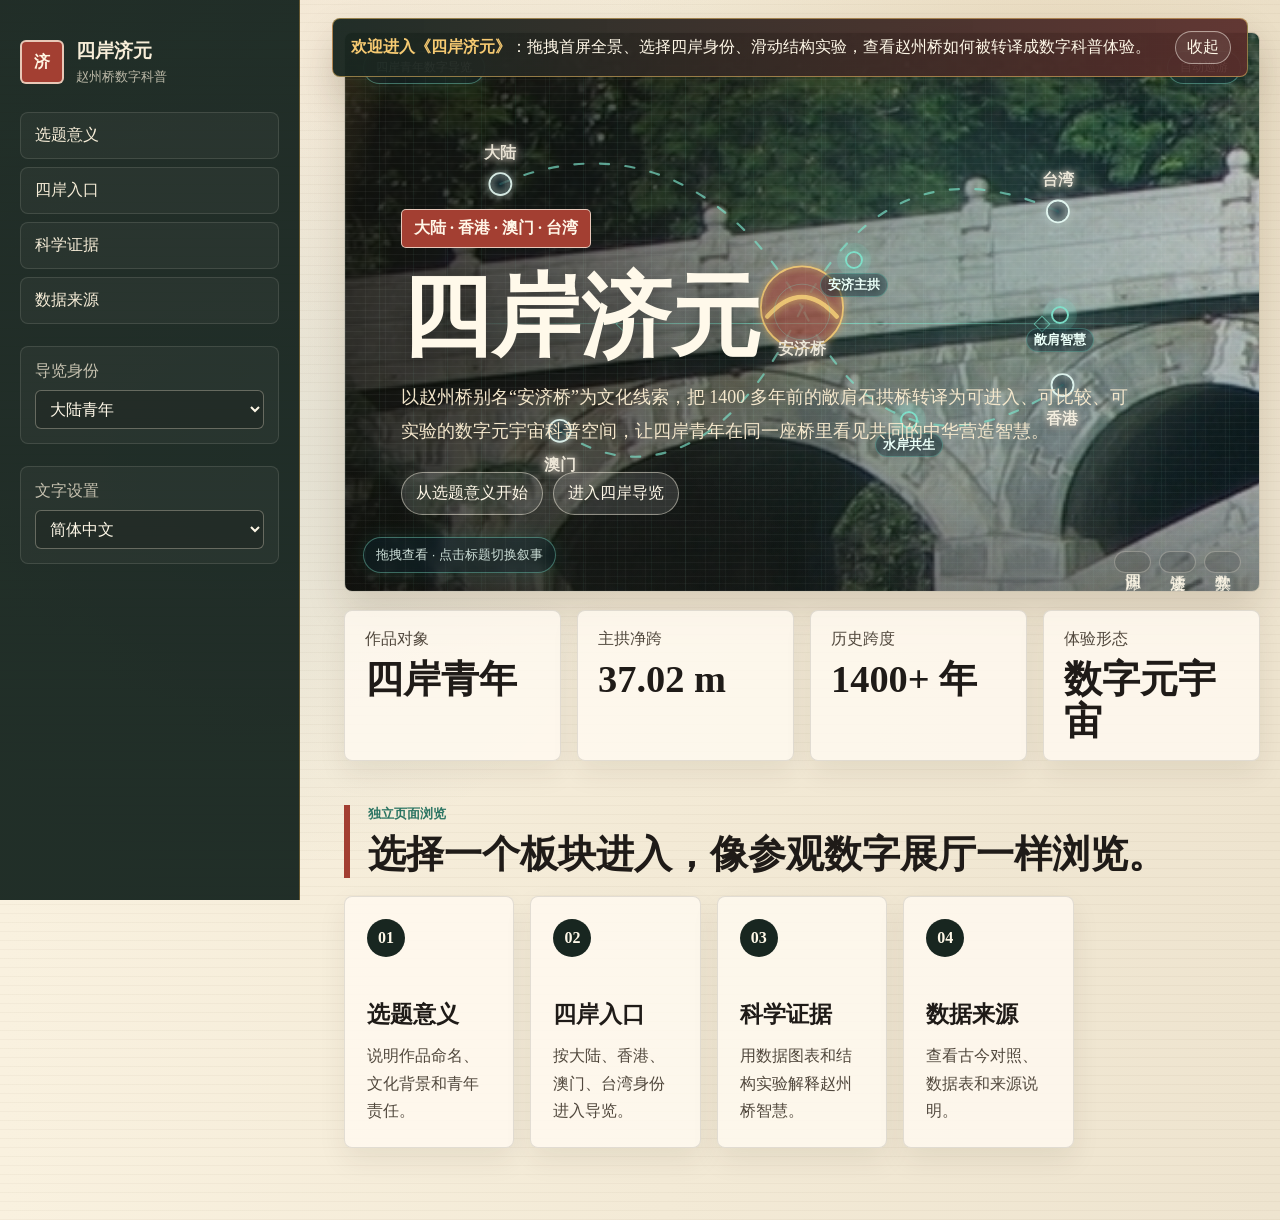
<file: index.html>
<!doctype html>
<html lang="zh-CN">
<head>
  <meta charset="utf-8">
  <meta name="viewport" content="width=device-width, initial-scale=1">
  <title>四岸济元 | 赵州桥数字元宇宙科普作品</title>
  <link rel="stylesheet" href="styles.css">
</head>
<body>
  <div class="scroll-progress" id="scrollProgress" aria-hidden="true"></div>
  <div id="welcomeMount"></div>

  <button class="nav-toggle" type="button" aria-label="打开导航" aria-expanded="false">
    <span></span><span></span><span></span>
  </button>
  <div class="nav-scrim" data-close-nav></div>

  <aside class="side-nav" aria-label="作品导航">
    <a class="brand" href="index.html" aria-label="回到首页">
      <span class="brand-mark">济</span>
      <span>
        <strong>四岸济元</strong>
        <small>赵州桥数字科普</small>
      </span>
    </a>
    <nav class="nav-links">
      <a href="origin.html">选题意义</a>
      <a href="four-shores.html">四岸入口</a>
      <a href="science.html">科学证据</a>
      <a href="evidence.html">数据来源</a>
    </nav>
    <div class="nav-panel">
      <span>导览身份</span>
      <select id="shoreSelect" aria-label="选择四岸青年导览身份">
        <option value="mainland">大陆青年</option>
        <option value="hongkong">香港青年</option>
        <option value="macau">澳门青年</option>
        <option value="taiwan">台湾青年</option>
      </select>
    </div>
    <div class="nav-panel">
      <span>文字设置</span>
      <select id="scriptSelect" aria-label="选择简体或繁体显示">
        <option value="zh-Hans">简体中文</option>
        <option value="zh-Hant">繁體中文</option>
      </select>
    </div>
  </aside>

  <main id="top" class="page-shell">
    <section class="hero" id="arPanoramaSection">
      <div class="hero-media panorama-view" id="panoramaView" role="img" aria-label="赵州桥沉浸式全景视窗，支持拖拽查看">
        <div class="panorama-layer" id="panoramaLayer"></div>
        <div class="ar-vignette"></div>
        <div class="ar-scanline"></div>
        <div class="ar-horizon"></div>
        <svg class="shore-network" viewBox="0 0 1000 520" aria-hidden="true">
          <defs>
            <filter id="networkGlow" x="-20%" y="-20%" width="140%" height="140%">
              <feGaussianBlur stdDeviation="4" result="blur"/>
              <feMerge>
                <feMergeNode in="blur"/>
                <feMergeNode in="SourceGraphic"/>
              </feMerge>
            </filter>
          </defs>
          <path class="network-route route-mainland" d="M170 120 C300 64 420 114 500 255"/>
          <path class="network-route route-hongkong" d="M785 340 C670 420 565 392 500 255"/>
          <path class="network-route route-macau" d="M235 390 C330 456 430 405 500 255"/>
          <path class="network-route route-taiwan" d="M780 150 C666 98 570 126 500 255"/>
          <g class="network-center" filter="url(#networkGlow)">
            <circle cx="500" cy="255" r="45"/>
            <path d="M462 265 Q500 222 538 265" fill="none"/>
            <text x="500" y="306" text-anchor="middle">安济桥</text>
          </g>
          <g class="network-node node-mainland" filter="url(#networkGlow)">
            <circle cx="170" cy="120" r="12"/>
            <text x="170" y="91" text-anchor="middle">大陆</text>
          </g>
          <g class="network-node node-hongkong" filter="url(#networkGlow)">
            <circle cx="785" cy="340" r="12"/>
            <text x="785" y="383" text-anchor="middle">香港</text>
          </g>
          <g class="network-node node-macau" filter="url(#networkGlow)">
            <circle cx="235" cy="390" r="12"/>
            <text x="235" y="433" text-anchor="middle">澳门</text>
          </g>
          <g class="network-node node-taiwan" filter="url(#networkGlow)">
            <circle cx="780" cy="150" r="12"/>
            <text x="780" y="121" text-anchor="middle">台湾</text>
          </g>
        </svg>
        <div class="data-pulse pulse-one"></div>
        <div class="data-pulse pulse-two"></div>
        <div class="ar-chip ar-chip-left">四岸青年数字导览</div>
        <div class="ar-chip ar-chip-right"><span id="panoramaAngle">自动巡游</span></div>
        <div class="ar-hotspot hotspot-main" data-tip="安济桥主拱净跨 37.02 m，低矢高长拱让石桥兼具通行、受力与东方线条美。"><span></span><b>安济主拱</b></div>
        <div class="ar-hotspot hotspot-shoulder" data-tip="敞肩小拱扩大过水面积、减轻桥体自重，是赵州桥最具创新性的结构解法。"><span></span><b>敞肩智慧</b></div>
        <div class="ar-hotspot hotspot-water" data-tip="桥、河、岸、影共同成景，适合用数字空间讲清楚中华营造的生态观。"><span></span><b>水岸共生</b></div>
        <div class="panorama-help">拖拽查看 · 点击标题切换叙事</div>
      </div>
      <div class="hero-copy">
        <span class="seal">大陆 · 香港 · 澳门 · 台湾</span>
        <h1 id="heroTitle" tabindex="0">四岸济元</h1>
        <p id="heroText">以赵州桥别名“安济桥”为文化线索，把 1400 多年前的敞肩石拱桥转译为可进入、可比较、可实验的数字元宇宙科普空间，让四岸青年在同一座桥里看见共同的中华营造智慧。</p>
        <div class="hero-actions" aria-label="主要操作">
          <a href="origin.html">从选题意义开始</a>
          <a href="four-shores.html">进入四岸导览</a>
        </div>
      </div>
      <div class="scroll-ribbon" aria-hidden="true">
        <span>四岸同源</span><span>安济通达</span><span>数字共学</span>
      </div>
    </section>

    <section class="kpi-strip" aria-label="关键指标">
      <article class="kpi-card"><span>作品对象</span><strong>四岸青年</strong></article>
      <article class="kpi-card"><span>主拱净跨</span><strong>37.02 m</strong></article>
      <article class="kpi-card"><span>历史跨度</span><strong>1400+ 年</strong></article>
      <article class="kpi-card"><span>体验形态</span><strong>数字元宇宙</strong></article>
    </section>

    <section class="chapter portal-chapter">
      <div class="chapter-head">
        <small>独立页面浏览</small>
        <h2>选择一个板块进入，像参观数字展厅一样浏览。</h2>
        
      </div>
      <div class="page-card-grid">
        <a class="page-card" href="origin.html"><span>01</span><strong>选题意义</strong><p>说明作品命名、文化背景和青年责任。</p></a>
        <a class="page-card" href="four-shores.html"><span>02</span><strong>四岸入口</strong><p>按大陆、香港、澳门、台湾身份进入导览。</p></a>
        <a class="page-card" href="science.html"><span>03</span><strong>科学证据</strong><p>用数据图表和结构实验解释赵州桥智慧。</p></a>
        <a class="page-card" href="evidence.html"><span>04</span><strong>数据来源</strong><p>查看古今对照、数据表和来源说明。</p></a>
      </div>
    </section>
  </main>

  <div id="tooltip" class="tooltip" hidden></div>
  <script src="script.js" defer></script>
</body>
</html>
</file>
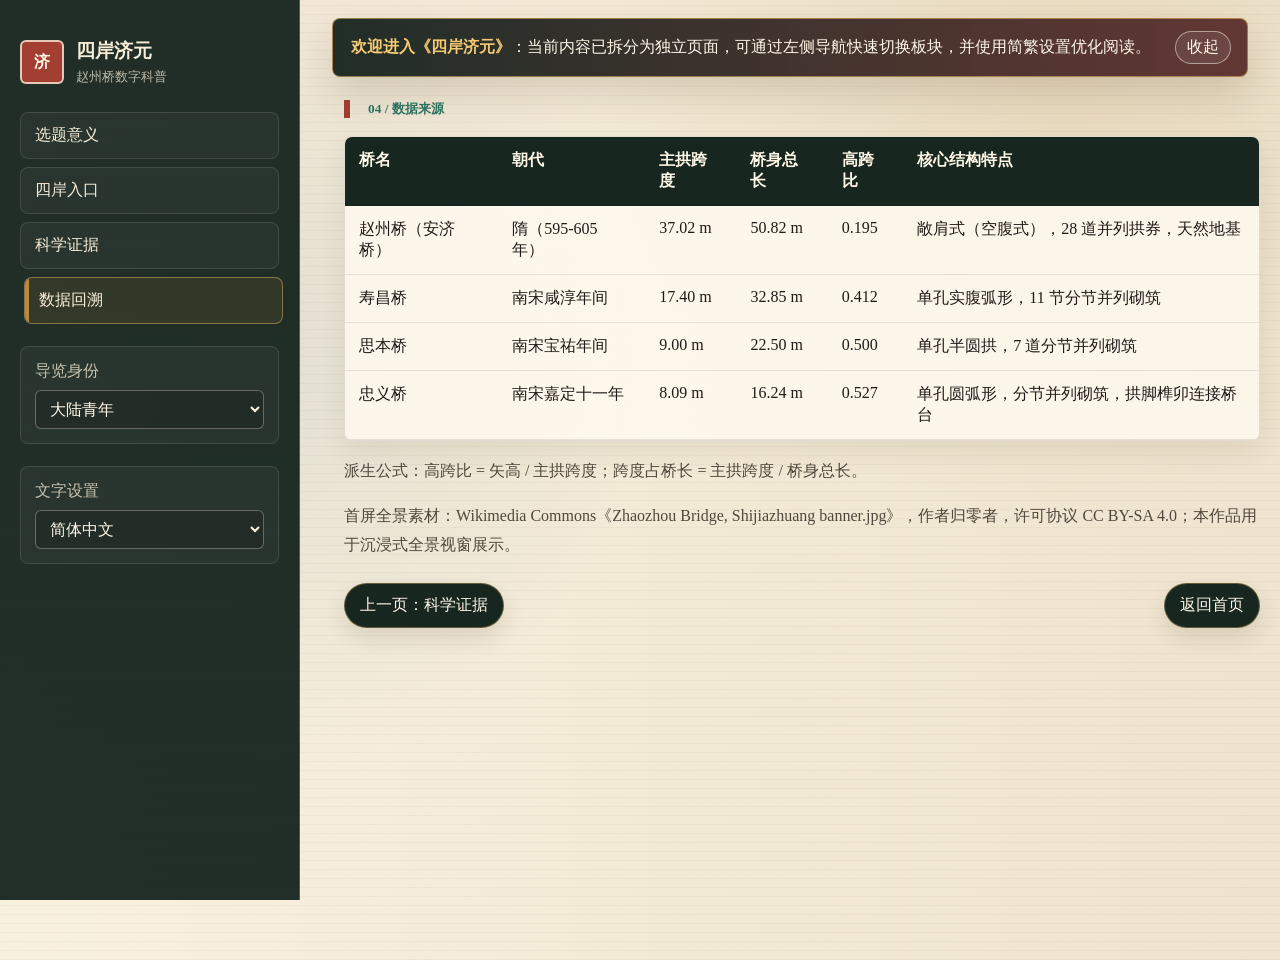
<file: evidence.html>
<!doctype html>
<html lang="zh-CN">
<head>
  <meta charset="utf-8">
  <meta name="viewport" content="width=device-width, initial-scale=1">
  <title>数据来源 | 四岸济元</title>
  <link rel="stylesheet" href="styles.css">
</head>
<body>
  <div class="scroll-progress" id="scrollProgress" aria-hidden="true"></div>
  <div id="welcomeMount"></div>
  <button class="nav-toggle" type="button" aria-label="打开导航" aria-expanded="false"><span></span><span></span><span></span></button>
  <div class="nav-scrim" data-close-nav></div>

  <aside class="side-nav" aria-label="作品导航">
    <a class="brand" href="index.html" aria-label="回到首页">
      <span class="brand-mark">济</span>
      <span><strong>四岸济元</strong><small>赵州桥数字科普</small></span>
    </a>
    <nav class="nav-links">
      <a href="origin.html">选题意义</a>
      <a href="four-shores.html">四岸入口</a>
      <a href="science.html">科学证据</a>
      <a class="is-active" href="evidence.html">数据回溯</a>
    </nav>
    <div class="nav-panel">
      <span>导览身份</span>
      <select id="shoreSelect" aria-label="选择四岸青年导览身份">
        <option value="mainland">大陆青年</option>
        <option value="hongkong">香港青年</option>
        <option value="macau">澳门青年</option>
        <option value="taiwan">台湾青年</option>
      </select>
    </div>
    <div class="nav-panel">
      <span>文字设置</span>
      <select id="scriptSelect" aria-label="选择简体或繁体显示">
        <option value="zh-Hans">简体中文</option>
        <option value="zh-Hant">繁體中文</option>
      </select>
    </div>
  </aside>

  <main id="top" class="page-shell subpage-shell">
    <section id="evidence" class="chapter page-chapter">
      <div class="chapter-head">
        <small>04 / 数据来源</small>
        
      </div>
      <div class="table-wrap">
        <table>
          <thead>
            <tr>
              <th>桥名</th><th>朝代</th><th>主拱跨度</th><th>桥身总长</th><th>高跨比</th><th>核心结构特点</th>
            </tr>
          </thead>
          <tbody id="dataRows"></tbody>
        </table>
      </div>
      <p class="source-note">派生公式：高跨比 = 矢高 / 主拱跨度；跨度占桥长 = 主拱跨度 / 桥身总长。</p>
      <p class="source-note">首屏全景素材：Wikimedia Commons《Zhaozhou Bridge, Shijiazhuang banner.jpg》，作者归零者，许可协议 CC BY-SA 4.0；本作品用于沉浸式全景视窗展示。</p>
      <div class="page-next">
        <a href="science.html">上一页：科学证据</a>
        <a href="index.html">返回首页</a>
      </div>
    </section>
  </main>

  <div id="tooltip" class="tooltip" hidden></div>
  <script src="script.js" defer></script>
</body>
</html>
</file>
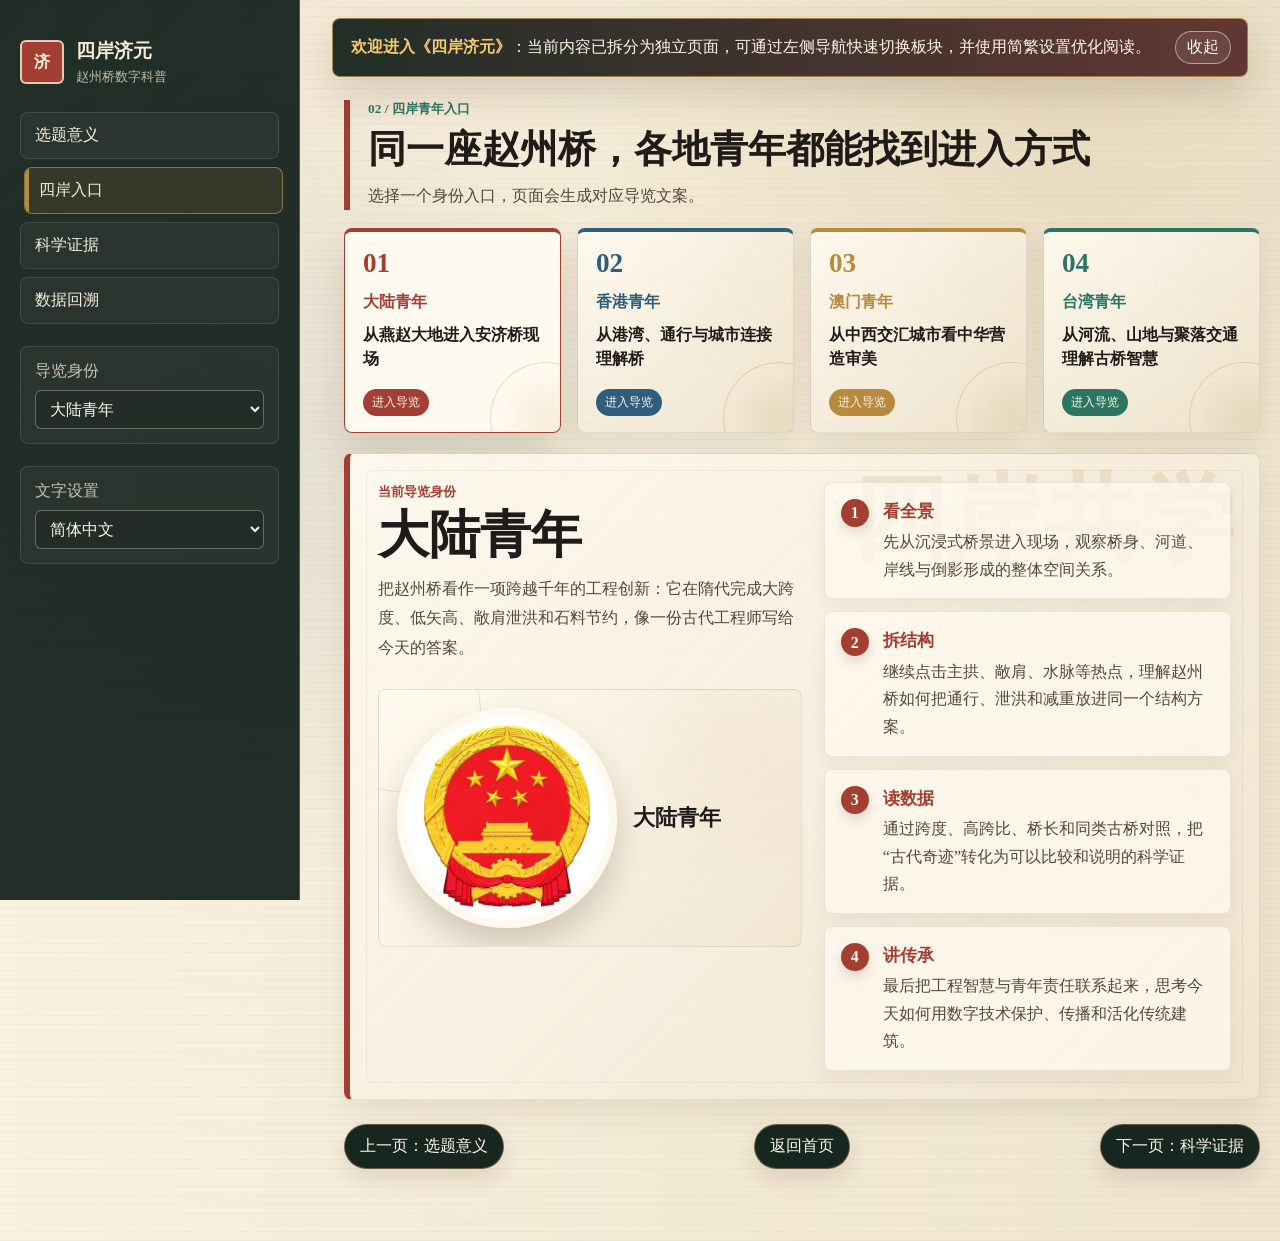
<file: four-shores.html>
<!doctype html>
<html lang="zh-CN">
<head>
  <meta charset="utf-8">
  <meta name="viewport" content="width=device-width, initial-scale=1">
  <title>四岸入口 | 四岸济元</title>
  <link rel="stylesheet" href="styles.css">
</head>
<body>
  <div class="scroll-progress" id="scrollProgress" aria-hidden="true"></div>
  <div id="welcomeMount"></div>
  <button class="nav-toggle" type="button" aria-label="打开导航" aria-expanded="false"><span></span><span></span><span></span></button>
  <div class="nav-scrim" data-close-nav></div>

  <aside class="side-nav" aria-label="作品导航">
    <a class="brand" href="index.html" aria-label="回到首页">
      <span class="brand-mark">济</span>
      <span><strong>四岸济元</strong><small>赵州桥数字科普</small></span>
    </a>
    <nav class="nav-links">
      <a href="origin.html">选题意义</a>
      <a class="is-active" href="four-shores.html">四岸入口</a>
      <a href="science.html">科学证据</a>
      <a href="evidence.html">数据回溯</a>
    </nav>
    <div class="nav-panel">
      <span>导览身份</span>
      <select id="shoreSelect" aria-label="选择四岸青年导览身份">
        <option value="mainland">大陆青年</option>
        <option value="hongkong">香港青年</option>
        <option value="macau">澳门青年</option>
        <option value="taiwan">台湾青年</option>
      </select>
    </div>
    <div class="nav-panel">
      <span>文字设置</span>
      <select id="scriptSelect" aria-label="选择简体或繁体显示">
        <option value="zh-Hans">简体中文</option>
        <option value="zh-Hant">繁體中文</option>
      </select>
    </div>
  </aside>

  <main id="top" class="page-shell subpage-shell">
    <section id="fourShores" class="chapter page-chapter">
      <div class="chapter-head">
        <small>02 / 四岸青年入口</small>
        <h2>同一座赵州桥，各地青年都能找到进入方式</h2>
        <p>选择一个身份入口，页面会生成对应导览文案。</p>
      </div>
      <div class="shore-grid" id="shoreCards" aria-label="四岸导览入口"></div>
      <article class="shore-panel" id="shorePanel" aria-live="polite"></article>
      <div class="page-next">
        <a href="origin.html">上一页：选题意义</a>
        <a href="index.html">返回首页</a>
        <a href="science.html">下一页：科学证据</a>
      </div>
    </section>
  </main>

  <div id="tooltip" class="tooltip" hidden></div>
  <script src="script.js" defer></script>
</body>
</html>
</file>
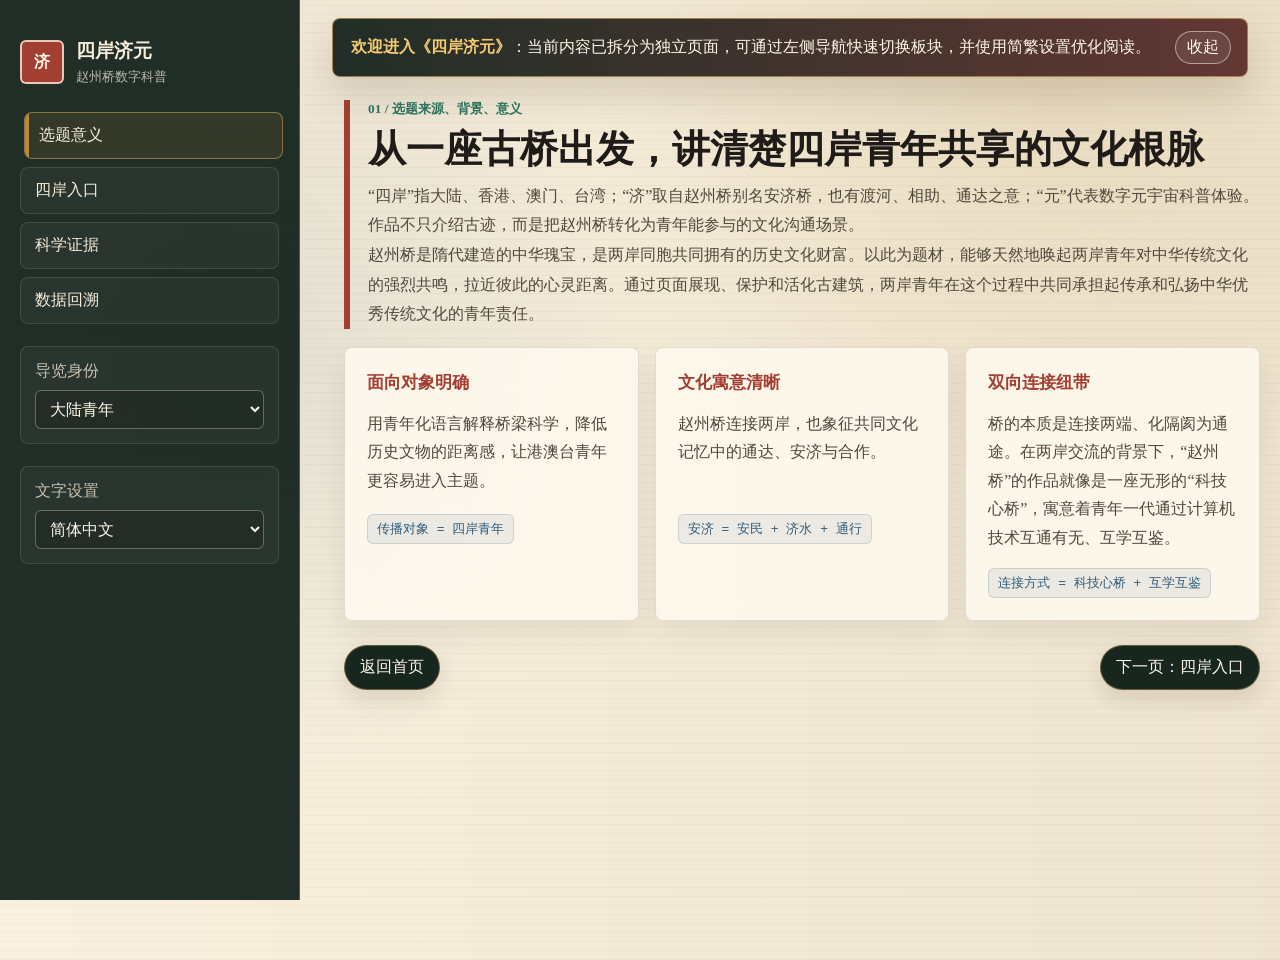
<file: origin.html>
<!doctype html>
<html lang="zh-CN">
<head>
  <meta charset="utf-8">
  <meta name="viewport" content="width=device-width, initial-scale=1">
  <title>选题意义 | 四岸济元</title>
  <link rel="stylesheet" href="styles.css">
</head>
<body>
  <div class="scroll-progress" id="scrollProgress" aria-hidden="true"></div>
  <div id="welcomeMount"></div>
  <button class="nav-toggle" type="button" aria-label="打开导航" aria-expanded="false"><span></span><span></span><span></span></button>
  <div class="nav-scrim" data-close-nav></div>

  <aside class="side-nav" aria-label="作品导航">
    <a class="brand" href="index.html" aria-label="回到首页">
      <span class="brand-mark">济</span>
      <span><strong>四岸济元</strong><small>赵州桥数字科普</small></span>
    </a>
    <nav class="nav-links">
      <a class="is-active" href="origin.html">选题意义</a>
      <a href="four-shores.html">四岸入口</a>
      <a href="science.html">科学证据</a>
      <a href="evidence.html">数据回溯</a>
    </nav>
    <div class="nav-panel">
      <span>导览身份</span>
      <select id="shoreSelect" aria-label="选择四岸青年导览身份">
        <option value="mainland">大陆青年</option>
        <option value="hongkong">香港青年</option>
        <option value="macau">澳门青年</option>
        <option value="taiwan">台湾青年</option>
      </select>
    </div>
    <div class="nav-panel">
      <span>文字设置</span>
      <select id="scriptSelect" aria-label="选择简体或繁体显示">
        <option value="zh-Hans">简体中文</option>
        <option value="zh-Hant">繁體中文</option>
      </select>
    </div>
  </aside>

  <main id="top" class="page-shell subpage-shell">
    <section id="origin" class="chapter page-chapter">
      <div class="chapter-head">
        <small>01 / 选题来源、背景、意义</small>
        <h2>从一座古桥出发，讲清楚四岸青年共享的文化根脉</h2>
        <p>“四岸”指大陆、香港、澳门、台湾；“济”取自赵州桥别名安济桥，也有渡河、相助、通达之意；“元”代表数字元宇宙科普体验。作品不只介绍古迹，而是把赵州桥转化为青年能参与的文化沟通场景。</p>
        <p>赵州桥是隋代建造的中华瑰宝，是两岸同胞共同拥有的历史文化财富。以此为题材，能够天然地唤起两岸青年对中华传统文化的强烈共鸣，拉近彼此的心灵距离。通过页面展现、保护和活化古建筑，两岸青年在这个过程中共同承担起传承和弘扬中华优秀传统文化的青年责任。</p>
      </div>
      <div class="insight-grid">
        <article class="insight-card">
          <b>面向对象明确</b>
          <p>用青年化语言解释桥梁科学，降低历史文物的距离感，让港澳台青年更容易进入主题。</p>
          <code>传播对象 = 四岸青年</code>
        </article>
        <article class="insight-card">
          <b>文化寓意清晰</b>
          <p>赵州桥连接两岸，也象征共同文化记忆中的通达、安济与合作。</p>
          <code>安济 = 安民 + 济水 + 通行</code>
        </article>
        <article class="insight-card">
          <b>双向连接纽带</b>
          <p>桥的本质是连接两端、化隔阂为通途。在两岸交流的背景下，“赵州桥”的作品就像是一座无形的“科技心桥”，寓意着青年一代通过计算机技术互通有无、互学互鉴。</p>
          <code>连接方式 = 科技心桥 + 互学互鉴</code>
        </article>
      </div>
      <div class="page-next">
        <a href="index.html">返回首页</a>
        <a href="four-shores.html">下一页：四岸入口</a>
      </div>
    </section>
  </main>

  <div id="tooltip" class="tooltip" hidden></div>
  <script src="script.js" defer></script>
</body>
</html>
</file>
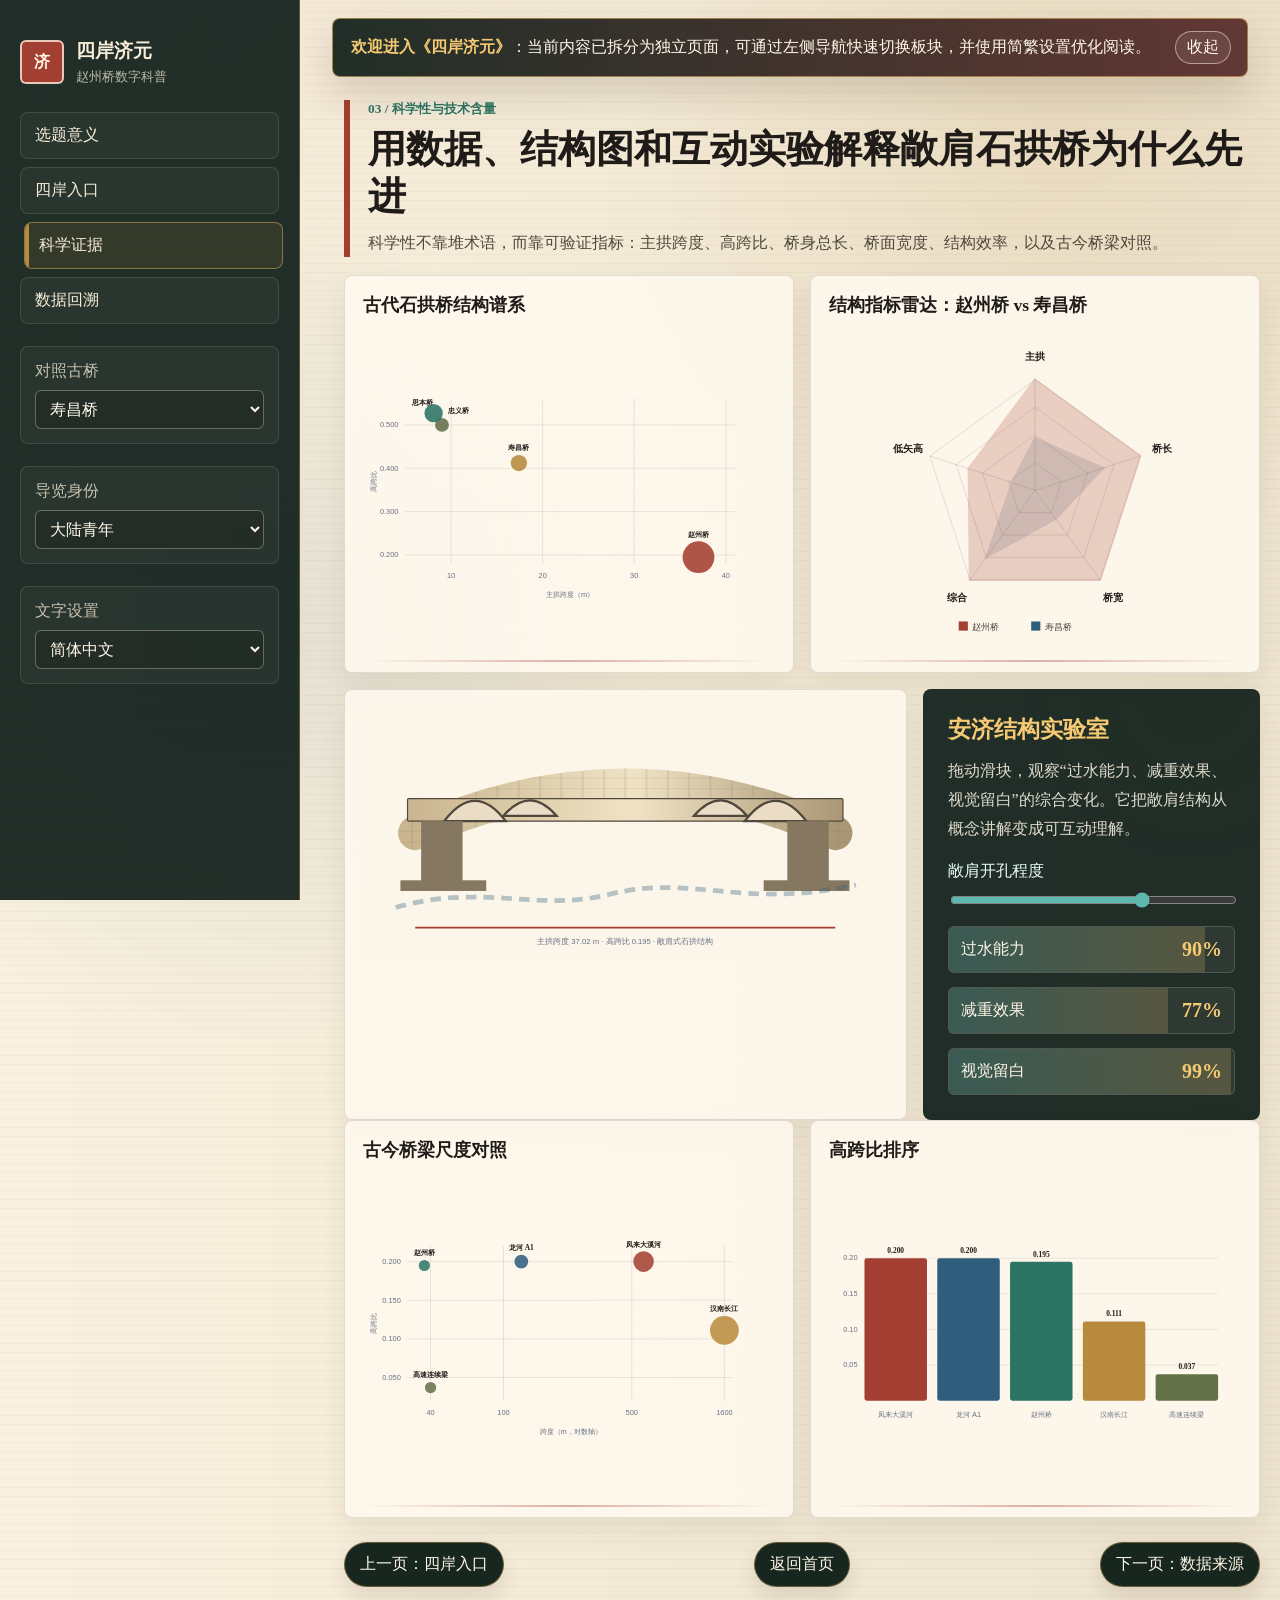
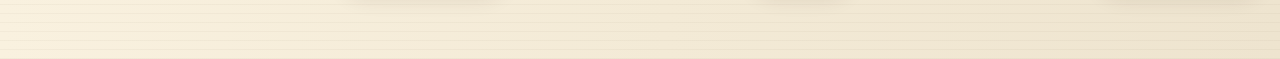
<file: science.html>
<!doctype html>
<html lang="zh-CN">
<head>
  <meta charset="utf-8">
  <meta name="viewport" content="width=device-width, initial-scale=1">
  <title>科学证据 | 四岸济元</title>
  <link rel="stylesheet" href="styles.css">
</head>
<body>
  <div class="scroll-progress" id="scrollProgress" aria-hidden="true"></div>
  <div id="welcomeMount"></div>
  <button class="nav-toggle" type="button" aria-label="打开导航" aria-expanded="false"><span></span><span></span><span></span></button>
  <div class="nav-scrim" data-close-nav></div>

  <aside class="side-nav" aria-label="作品导航">
    <a class="brand" href="index.html" aria-label="回到首页">
      <span class="brand-mark">济</span>
      <span><strong>四岸济元</strong><small>赵州桥数字科普</small></span>
    </a>
    <nav class="nav-links">
      <a href="origin.html">选题意义</a>
      <a href="four-shores.html">四岸入口</a>
      <a class="is-active" href="science.html">科学证据</a>
      <a href="evidence.html">数据回溯</a>
    </nav>
    <div class="nav-panel">
      <span>对照古桥</span>
      <select id="compareSelect" aria-label="选择古桥对照对象">
        <option value="寿昌桥">寿昌桥</option>
        <option value="思本桥">思本桥</option>
        <option value="忠义桥">忠义桥</option>
      </select>
    </div>
    <div class="nav-panel">
      <span>导览身份</span>
      <select id="shoreSelect" aria-label="选择四岸青年导览身份">
        <option value="mainland">大陆青年</option>
        <option value="hongkong">香港青年</option>
        <option value="macau">澳门青年</option>
        <option value="taiwan">台湾青年</option>
      </select>
    </div>
    <div class="nav-panel">
      <span>文字设置</span>
      <select id="scriptSelect" aria-label="选择简体或繁体显示">
        <option value="zh-Hans">简体中文</option>
        <option value="zh-Hant">繁體中文</option>
      </select>
    </div>
  </aside>

  <main id="top" class="page-shell subpage-shell">
    <section id="science" class="chapter page-chapter">
      <div class="chapter-head">
        <small>03 / 科学性与技术含量</small>
        <h2>用数据、结构图和互动实验解释敞肩石拱桥为什么先进</h2>
        <p>科学性不靠堆术语，而靠可验证指标：主拱跨度、高跨比、桥身总长、桥面宽度、结构效率，以及古今桥梁对照。</p>
      </div>
      <div class="chart-grid">
        <article class="chart-card">
          <h3>古代石拱桥结构谱系</h3>
          <svg id="ancientScatter" class="chart-svg" viewBox="0 0 720 430" role="img" aria-label="古代石拱桥跨度与高跨比散点图"></svg>
        </article>
        <article class="chart-card">
          <h3 id="radarHeading">结构指标雷达</h3>
          <svg id="radarChart" class="chart-svg" viewBox="0 0 540 430" role="img" aria-label="赵州桥与同类古桥结构雷达图"></svg>
        </article>
      </div>
      <div class="lab-layout">
        <article class="structure-card">
          <svg id="bridgeDiagram" viewBox="0 0 900 430" role="img" aria-label="赵州桥敞肩拱结构示意图">
            <defs>
              <linearGradient id="stoneGradient" x1="0" x2="1">
                <stop offset="0" stop-color="#c9b58e"/>
                <stop offset=".52" stop-color="#f0e3c5"/>
                <stop offset="1" stop-color="#aa9775"/>
              </linearGradient>
              <pattern id="masonry" width="36" height="18" patternUnits="userSpaceOnUse">
                <path d="M0 18H36M18 0V18" stroke="#746854" stroke-width="1" opacity=".5"/>
              </pattern>
            </defs>
            <rect width="900" height="430" fill="#fbf6e9"/>
            <path class="draw-arch" d="M95 218 Q450 58 805 218" fill="none" stroke="url(#stoneGradient)" stroke-width="58" stroke-linecap="round"/>
            <path d="M95 218 Q450 58 805 218" fill="none" stroke="url(#masonry)" stroke-width="58" stroke-linecap="round" opacity=".9"/>
            <rect x="82" y="160" width="736" height="38" rx="2" fill="url(#stoneGradient)" stroke="#51483d" stroke-width="2"/>
            <g class="bridge-part" data-label="小拱泄洪：扩大过水面积，降低洪水冲击。">
              <path data-opening="large-left" d="M146 198 Q196 132 246 198Z" fill="#eadcc5" stroke="#51483d" stroke-width="4"/>
              <path data-opening="large-right" d="M654 198 Q704 132 754 198Z" fill="#eadcc5" stroke="#51483d" stroke-width="4"/>
            </g>
            <g class="bridge-part" data-label="敞肩减重：减少石料和桥体自重，降低地基负担。">
              <path data-opening="small-left" d="M246 189 Q289 139 332 189Z" fill="#eadcc5" stroke="#51483d" stroke-width="4"/>
              <path data-opening="small-right" d="M568 189 Q611 139 654 189Z" fill="#eadcc5" stroke="#51483d" stroke-width="4"/>
            </g>
            <g fill="#857760">
              <rect x="105" y="198" width="70" height="112"/>
              <rect x="724" y="198" width="70" height="112"/>
              <rect x="70" y="298" width="145" height="18"/>
              <rect x="684" y="298" width="145" height="18"/>
            </g>
            <path class="water-line" d="M62 344 C206 302 302 352 422 322 C566 286 642 348 840 306" fill="none" stroke="#2f5d7c" stroke-width="8" opacity=".34"/>
            <line x1="95" y1="378" x2="805" y2="378" stroke="#a33f32" stroke-width="3"/>
            <text x="450" y="406" text-anchor="middle" class="svg-note">主拱跨度 37.02 m · 高跨比 0.195 · 敞肩式石拱结构</text>
          </svg>
        </article>
        <article class="arch-lab">
          <h3>安济结构实验室</h3>
          <p>拖动滑块，观察“过水能力、减重效果、视觉留白”的综合变化。它把敞肩结构从概念讲解变成可互动理解。</p>
          <label for="archSlider">敞肩开孔程度</label>
          <input id="archSlider" type="range" min="0" max="100" value="68">
          <div class="lab-meter"><span>过水能力</span><b id="waterScore">82%</b></div>
          <div class="lab-meter"><span>减重效果</span><b id="weightScore">74%</b></div>
          <div class="lab-meter"><span>视觉留白</span><b id="beautyScore">78%</b></div>
        </article>
      </div>
      <div class="chart-grid">
        <article class="chart-card">
          <h3>古今桥梁尺度对照</h3>
          <svg id="modernScatter" class="chart-svg" viewBox="0 0 720 430" role="img" aria-label="古今桥梁跨度与高跨比散点图"></svg>
        </article>
        <article class="chart-card">
          <h3>高跨比排序</h3>
          <svg id="modernBar" class="chart-svg" viewBox="0 0 720 430" role="img" aria-label="桥梁高跨比排序柱状图"></svg>
        </article>
      </div>
      <div class="page-next">
        <a href="four-shores.html">上一页：四岸入口</a>
        <a href="index.html">返回首页</a>
        <a href="evidence.html">下一页：数据来源</a>
      </div>
    </section>
  </main>

  <div id="tooltip" class="tooltip" hidden></div>
  <script src="script.js" defer></script>
</body>
</html>
</file>
<file: styles.css>
:root {
  --ink: #1f1b18;
  --ink-soft: #51483d;
  --paper: #f6efdf;
  --paper-deep: #eadcc5;
  --porcelain: #fffaf0;
  --cinnabar: #a33f32;
  --stone-blue: #2f5d7c;
  --malachite: #2c7563;
  --gold: #b88a3d;
  --bamboo: #647048;
  --aqua: #5db9b0;
  --night: #182620;
  --shadow: 0 18px 38px rgba(55, 36, 16, .15);
  --radius: 8px;
  --nav-w: 300px;
}

* {
  box-sizing: border-box;
}

html {
  scroll-behavior: smooth;
}

body {
  margin: 0;
  color: var(--ink);
  font-family: "Noto Serif SC", "Source Han Serif SC", "Microsoft YaHei", "SimSun", serif;
  letter-spacing: 0;
  background:
    radial-gradient(circle at 82% 8%, rgba(184, 138, 61, .12), transparent 28rem),
    radial-gradient(circle at 18% 38%, rgba(47, 93, 124, .1), transparent 26rem),
    linear-gradient(135deg, rgba(163, 63, 50, .05), transparent 32rem),
    repeating-linear-gradient(0deg, rgba(87, 65, 38, .04) 0 1px, transparent 1px 9px),
    linear-gradient(90deg, #f9f1df 0%, #f3ead6 52%, #eee4cf 100%);
  min-height: 100vh;
}

body.nav-open {
  overflow: hidden;
}

.scroll-progress {
  position: fixed;
  z-index: 100;
  inset: 0 auto auto 0;
  width: var(--scroll-progress, 0%);
  height: 3px;
  background: linear-gradient(90deg, var(--cinnabar), var(--gold), var(--aqua));
  box-shadow: 0 0 16px rgba(93, 185, 176, .55);
  pointer-events: none;
}

a {
  color: inherit;
  text-decoration: none;
}

button,
select,
input {
  font: inherit;
}

.welcome-banner {
  position: fixed;
  z-index: 80;
  top: 18px;
  left: calc(var(--nav-w) + 32px);
  right: 32px;
  display: flex;
  align-items: center;
  justify-content: space-between;
  gap: 16px;
  padding: 12px 16px 12px 18px;
  color: #fff8e8;
  background: linear-gradient(90deg, rgba(24, 38, 32, .96), rgba(89, 45, 42, .94));
  border: 1px solid rgba(240, 193, 102, .55);
  border-radius: var(--radius);
  box-shadow: var(--shadow);
  transform: translateY(-24px);
  opacity: 0;
  animation: bannerIn .75s ease forwards;
}

.welcome-banner strong {
  color: #f6ca72;
}

.welcome-banner button {
  border: 1px solid rgba(255, 250, 240, .5);
  background: rgba(255, 255, 255, .08);
  color: #fff8e8;
  border-radius: 999px;
  padding: 5px 11px;
  cursor: pointer;
  transition: background .25s ease, transform .25s ease;
}

.welcome-banner button:hover {
  background: rgba(255, 255, 255, .18);
  transform: translateY(-1px);
}

.welcome-banner.is-hidden {
  animation: bannerOut .4s ease forwards;
}

.side-nav {
  position: fixed;
  inset: 0 auto 0 0;
  z-index: 50;
  width: var(--nav-w);
  padding: 38px 20px;
  color: #f7edd8;
  background:
    linear-gradient(rgba(24, 38, 32, .96), rgba(24, 38, 32, .96)),
    repeating-linear-gradient(90deg, transparent 0 18px, rgba(255, 255, 255, .04) 18px 19px);
  border-right: 1px solid rgba(184, 138, 61, .46);
  transition: transform .32s ease;
}

.brand {
  display: flex;
  align-items: center;
  gap: 12px;
  padding-bottom: 26px;
}

.brand-mark {
  display: grid;
  place-items: center;
  width: 44px;
  height: 44px;
  color: #fff6e3;
  background: var(--cinnabar);
  border: 2px solid rgba(255, 246, 227, .75);
  border-radius: 6px;
  font-weight: 800;
  box-shadow: inset 0 0 0 2px rgba(163, 63, 50, .6);
}

.brand strong,
.brand small {
  display: block;
}

.brand strong {
  font-size: 1.2rem;
}

.brand small {
  margin-top: 4px;
  color: rgba(247, 237, 216, .72);
}

.nav-links {
  display: grid;
  gap: 8px;
}

.nav-links a,
.nav-panel {
  border: 1px solid rgba(247, 237, 216, .12);
  border-radius: var(--radius);
  background: rgba(255, 255, 255, .035);
}

.nav-links a {
  position: relative;
  padding: 12px 14px;
  overflow: hidden;
  transition: background .25s ease, border-color .25s ease, transform .25s ease;
}

.nav-links a::before {
  content: "";
  position: absolute;
  inset: auto auto 0 0;
  width: 4px;
  height: 0;
  background: var(--gold);
  transition: height .25s ease;
}

.nav-links a:hover,
.nav-links a.is-active {
  background: rgba(184, 138, 61, .12);
  border-color: rgba(240, 193, 102, .45);
  transform: translateX(4px);
}

.nav-links a:hover::before,
.nav-links a.is-active::before {
  height: 100%;
}

.nav-panel {
  margin-top: 22px;
  padding: 14px;
}

.nav-panel span {
  display: block;
  margin-bottom: 8px;
  color: rgba(247, 237, 216, .76);
}

.nav-panel select {
  width: 100%;
  padding: 9px 10px;
  color: #fff8e8;
  background: rgba(0, 0, 0, .16);
  border: 1px solid rgba(247, 237, 216, .32);
  border-radius: 6px;
}

.nav-panel option {
  color: var(--ink);
}

.nav-toggle {
  display: none;
  position: fixed;
  z-index: 70;
  top: 14px;
  left: 14px;
  width: 44px;
  height: 44px;
  border: 1px solid rgba(31, 27, 24, .16);
  border-radius: 999px;
  background: rgba(255, 250, 240, .92);
  box-shadow: var(--shadow);
}

.nav-toggle span {
  display: block;
  width: 19px;
  height: 2px;
  margin: 4px auto;
  background: var(--night);
  transition: transform .25s ease, opacity .25s ease;
}

.nav-open .nav-toggle span:nth-child(1) {
  transform: translateY(6px) rotate(45deg);
}

.nav-open .nav-toggle span:nth-child(2) {
  opacity: 0;
}

.nav-open .nav-toggle span:nth-child(3) {
  transform: translateY(-6px) rotate(-45deg);
}

.nav-scrim {
  display: none;
}

.page-shell {
  width: min(1180px, calc(100% - var(--nav-w) - 64px));
  margin-left: calc(var(--nav-w) + 44px);
  padding: 32px 0 72px;
}

.subpage-shell {
  padding-top: 56px;
}

.page-chapter {
  min-height: calc(100vh - 112px);
}

.hero {
  position: relative;
  min-height: 560px;
  overflow: hidden;
  display: flex;
  align-items: flex-end;
  border: 1px solid rgba(31, 27, 24, .16);
  border-radius: var(--radius);
  box-shadow: var(--shadow);
  isolation: isolate;
  --pan-x: 0px;
}

.hero-media {
  position: absolute;
  inset: 0;
  z-index: 0;
  cursor: grab;
  touch-action: pan-y;
  user-select: none;
}

.hero-media.is-dragging {
  cursor: grabbing;
}

.panorama-layer {
  position: absolute;
  inset: 0;
  background-image: url("zhaozhou_bridge_panorama.jpg");
  background-repeat: repeat-x;
  background-size: auto 110%;
  background-position: var(--pan-x) 52%;
  filter: saturate(1.08) contrast(1.04);
  transform: scale(1.035);
  transition: filter .25s ease;
}

.panorama-view:hover .panorama-layer {
  filter: saturate(1.18) contrast(1.08);
}

.ar-vignette {
  position: absolute;
  inset: 0;
  background:
    radial-gradient(circle at 68% 42%, rgba(93, 185, 176, .18), transparent 22rem),
    linear-gradient(90deg, rgba(17, 17, 13, .86), rgba(23, 31, 29, .42) 52%, rgba(18, 54, 72, .24)),
    linear-gradient(0deg, rgba(24, 38, 32, .2), transparent 55%);
}

.ar-scanline {
  position: absolute;
  inset: 0;
  background:
    repeating-linear-gradient(0deg, rgba(255, 255, 255, .06) 0 1px, transparent 1px 7px),
    repeating-linear-gradient(90deg, rgba(119, 211, 188, .08) 0 1px, transparent 1px 34px);
  mix-blend-mode: screen;
  opacity: .72;
  animation: arScan 5.6s linear infinite;
}

.ar-horizon {
  position: absolute;
  left: 8%;
  right: 8%;
  top: 52%;
  height: 1px;
  background: linear-gradient(90deg, transparent, rgba(125, 227, 203, .78), transparent);
  box-shadow: 0 0 18px rgba(125, 227, 203, .5);
}

.ar-horizon::before,
.ar-horizon::after {
  content: "";
  position: absolute;
  top: -5px;
  width: 10px;
  height: 10px;
  border: 1px solid rgba(125, 227, 203, .65);
  transform: rotate(45deg);
}

.ar-horizon::before {
  left: 26%;
}

.ar-horizon::after {
  right: 18%;
}

.shore-network {
  position: absolute;
  inset: 0;
  z-index: 2;
  width: 100%;
  height: 100%;
  opacity: .9;
  pointer-events: none;
}

.network-route {
  fill: none;
  stroke: rgba(125, 227, 203, .75);
  stroke-width: 2.4;
  stroke-linecap: round;
  stroke-dasharray: 10 18;
  animation: routeFlow 2.8s linear infinite, routeWake 6.4s ease-in-out infinite;
}

.route-hongkong {
  animation-delay: .18s, .18s;
}

.route-macau {
  animation-delay: .36s, .36s;
}

.route-taiwan {
  animation-delay: .54s, .54s;
}

.network-node circle,
.network-center circle {
  fill: rgba(11, 44, 55, .5);
  stroke: #eafff8;
  stroke-width: 2;
}

.network-node circle {
  transform-box: fill-box;
  transform-origin: center;
  animation: nodePulse 2.4s ease-in-out infinite;
}

.network-node text,
.network-center text {
  fill: #fff8e8;
  font-size: 18px;
  font-weight: 800;
  text-shadow: 0 2px 8px rgba(0, 0, 0, .6);
}

.network-center circle {
  fill: rgba(163, 63, 50, .42);
  stroke: #f6ca72;
  transform-box: fill-box;
  transform-origin: center;
  animation: centerPulse 3s ease-in-out infinite;
}

.network-center path {
  stroke: #f6ca72;
  stroke-width: 5;
  stroke-linecap: round;
  stroke-dasharray: 140;
  stroke-dashoffset: 140;
  animation: drawMiniArch 2.2s ease .4s forwards;
}

.data-pulse {
  position: absolute;
  z-index: 2;
  left: 50%;
  top: 50%;
  width: 140px;
  height: 140px;
  border: 1px solid rgba(125, 227, 203, .35);
  border-radius: 50%;
  transform: translate(-50%, -50%) scale(.4);
  animation: pulseRing 3.6s ease-out infinite;
  pointer-events: none;
}

.pulse-two {
  animation-delay: 1.35s;
}

.ar-chip,
.panorama-help {
  position: absolute;
  z-index: 2;
  color: #eafff8;
  background: rgba(11, 44, 55, .42);
  border: 1px solid rgba(125, 227, 203, .48);
  border-radius: 999px;
  backdrop-filter: blur(5px);
  box-shadow: 0 0 18px rgba(50, 179, 152, .18);
  font-family: Consolas, "Microsoft YaHei", sans-serif;
}

.ar-chip {
  top: 18px;
  padding: 7px 12px;
  font-size: .78rem;
}

.ar-chip-left {
  left: 18px;
}

.ar-chip-right {
  right: 18px;
}

.panorama-help {
  left: 18px;
  bottom: 18px;
  padding: 8px 12px;
  font-size: .82rem;
}

.ar-hotspot {
  position: absolute;
  z-index: 2;
  display: grid;
  gap: 4px;
  place-items: center;
  color: #eafff8;
  font-size: .82rem;
  text-shadow: 0 2px 8px rgba(0, 0, 0, .62);
  cursor: pointer;
}

.ar-hotspot span {
  width: 18px;
  height: 18px;
  border: 2px solid rgba(125, 227, 203, .95);
  border-radius: 50%;
  box-shadow: 0 0 0 8px rgba(125, 227, 203, .12), 0 0 18px rgba(125, 227, 203, .62);
  animation: pulseHotspot 2.2s ease-in-out infinite;
}

.ar-hotspot b {
  padding: 2px 7px;
  background: rgba(11, 44, 55, .42);
  border: 1px solid rgba(125, 227, 203, .32);
  border-radius: 999px;
}

.ar-hotspot:hover span {
  border-color: #f6ca72;
  box-shadow: 0 0 0 10px rgba(246, 202, 114, .14), 0 0 22px rgba(246, 202, 114, .65);
}

.hotspot-main {
  left: 52%;
  top: 39%;
}

.hotspot-shoulder {
  right: 18%;
  top: 49%;
}

.hotspot-water {
  left: 58%;
  bottom: 24%;
}

.hero::after {
  content: "";
  position: absolute;
  inset: 0;
  z-index: 1;
  background:
    linear-gradient(transparent 0 78%, rgba(20, 18, 14, .2)),
    repeating-linear-gradient(90deg, rgba(255, 255, 255, .04) 0 1px, transparent 1px 20px);
  pointer-events: none;
}

.hero::before {
  content: "";
  position: absolute;
  z-index: 2;
  left: -22%;
  top: 0;
  width: 20%;
  height: 100%;
  background: linear-gradient(90deg, transparent, rgba(246, 202, 114, .22), transparent);
  transform: skewX(-16deg);
  animation: heroSweep 8.5s ease-in-out infinite;
  pointer-events: none;
}

.hero-copy {
  position: relative;
  z-index: 3;
  width: min(880px, 92%);
  padding: 76px 56px;
  animation: heroCopyIn .9s ease both;
}

.seal {
  display: inline-block;
  padding: 8px 12px;
  color: #fff6e7;
  background: var(--cinnabar);
  border: 1px solid rgba(255, 246, 231, .75);
  border-radius: 5px;
  font-weight: 700;
}

.hero h1 {
  margin: 24px 0 18px;
  color: #fff9ea;
  font-size: clamp(3rem, 7vw, 6.2rem);
  line-height: 1;
  letter-spacing: 0;
  text-shadow: 0 8px 28px rgba(0, 0, 0, .45);
  cursor: pointer;
  transition: color .25s ease, transform .25s ease, text-shadow .25s ease, opacity .18s ease;
}

.hero h1:hover,
.hero h1:focus {
  color: #f6ca72;
  transform: translateY(-2px);
  text-shadow: 0 10px 30px rgba(0, 0, 0, .56);
  outline: none;
}

.hero p {
  max-width: 850px;
  margin: 0;
  color: #f4e7cc;
  font-size: 1.12rem;
  line-height: 1.9;
  transition: opacity .18s ease;
}

.hero-actions {
  display: flex;
  flex-wrap: wrap;
  gap: 10px;
  margin-top: 24px;
}

.hero-actions a {
  padding: 10px 14px;
  color: #fff8e8;
  border: 1px solid rgba(255, 248, 232, .46);
  border-radius: 999px;
  background: rgba(255, 255, 255, .12);
  backdrop-filter: blur(5px);
  transition: transform .25s ease, background .25s ease;
}

.hero-actions a:hover {
  transform: translateY(-2px);
  background: rgba(246, 202, 114, .18);
}

.scroll-ribbon {
  position: absolute;
  z-index: 3;
  right: 18px;
  bottom: 18px;
  display: flex;
  gap: 8px;
  color: rgba(255, 248, 232, .78);
}

.scroll-ribbon span {
  writing-mode: vertical-rl;
  padding: 10px 7px;
  border: 1px solid rgba(255, 248, 232, .28);
  background: rgba(0, 0, 0, .12);
  border-radius: 999px;
}

.kpi-strip,
.insight-grid,
.chart-grid,
.shore-grid,
.feature-grid,
.lab-layout {
  display: grid;
  gap: 16px;
}

.kpi-strip {
  grid-template-columns: repeat(4, 1fr);
  margin: 18px 0 36px;
}

.kpi-card,
.insight-card,
.chart-card,
.structure-card,
.arch-lab,
.shore-panel,
.feature-card,
.table-wrap {
  background: rgba(255, 250, 240, .84);
  border: 1px solid rgba(31, 27, 24, .12);
  border-radius: var(--radius);
  box-shadow: 0 12px 28px rgba(55, 36, 16, .08);
  transition: transform .25s ease, box-shadow .25s ease, border-color .25s ease;
}

.kpi-card:hover,
.insight-card:hover,
.chart-card:hover,
.structure-card:hover,
.arch-lab:hover,
.feature-card:hover {
  transform: translateY(-4px);
  border-color: rgba(184, 138, 61, .48);
  box-shadow: 0 20px 40px rgba(55, 36, 16, .14);
}

.kpi-card {
  padding: 18px 20px;
}

.kpi-card span {
  display: block;
  color: var(--ink-soft);
}

.kpi-card strong {
  display: block;
  margin-top: 8px;
  font-size: clamp(1.55rem, 3vw, 2.5rem);
  line-height: 1.1;
  font-variant-numeric: tabular-nums;
}

.chapter {
  margin-top: 44px;
}

.chapter-head {
  margin-bottom: 18px;
  padding-left: 18px;
  border-left: 6px solid var(--cinnabar);
}

.chapter-head small {
  display: block;
  color: var(--malachite);
  font-weight: 800;
}

.chapter-head h2 {
  margin: 8px 0;
  font-size: clamp(1.55rem, 3vw, 2.45rem);
  line-height: 1.22;
}

.chapter-head p {
  max-width: 980px;
  margin: 0;
  color: var(--ink-soft);
  line-height: 1.85;
}

.science-data-head {
  margin-top: 34px;
}

.insight-grid {
  grid-template-columns: repeat(3, 1fr);
}

.insight-card {
  padding: 22px;
}

.insight-card b {
  color: var(--cinnabar);
  font-size: 1.08rem;
}

.insight-card p {
  min-height: 88px;
  color: var(--ink-soft);
  line-height: 1.78;
}

.insight-card code {
  display: inline-block;
  max-width: 100%;
  white-space: normal;
  padding: 5px 9px;
  color: var(--stone-blue);
  background: rgba(47, 93, 124, .08);
  border: 1px solid rgba(47, 93, 124, .18);
  border-radius: 6px;
}

.shore-grid {
  grid-template-columns: repeat(4, 1fr);
  perspective: 1000px;
}

.shore-card {
  position: relative;
  min-height: 132px;
  overflow: hidden;
  padding: 18px 18px 16px;
  text-align: left;
  color: var(--ink);
  background:
    linear-gradient(145deg, rgba(255, 250, 240, .92), rgba(236, 225, 203, .64)),
    radial-gradient(circle at 86% 12%, rgba(184, 138, 61, .14), transparent 8rem);
  border: 1px solid rgba(31, 27, 24, .12);
  border-top: 4px solid var(--shore-color);
  border-radius: var(--radius);
  cursor: pointer;
  box-shadow: 0 10px 24px rgba(55, 36, 16, .08);
  transition: transform .25s ease, box-shadow .25s ease, background .25s ease, border-color .25s ease;
}

.shore-card::before {
  content: "";
  position: absolute;
  inset: 0;
  background: linear-gradient(110deg, transparent 0 38%, rgba(255, 255, 255, .42) 48%, transparent 58%);
  transform: translateX(-120%);
  transition: transform .55s ease;
}

.shore-card::after {
  content: "";
  position: absolute;
  right: -42px;
  bottom: -42px;
  width: 110px;
  height: 110px;
  border: 1px solid rgba(184, 138, 61, .28);
  border-radius: 50%;
  background: radial-gradient(circle, rgba(184, 138, 61, .12), transparent 60%);
}

.shore-card:hover,
.shore-card.is-active {
  transform: translateY(-6px) rotateX(2deg);
  background: #fffaf0;
  border-color: var(--shore-color);
  box-shadow: 0 20px 38px rgba(55, 36, 16, .14);
}

.shore-card:hover::before,
.shore-card.is-active::before {
  transform: translateX(120%);
}

.shore-card.is-active {
  animation: activeShore 2.6s ease-in-out infinite;
}

.shore-card i,
.shore-card span,
.shore-card b,
.shore-card em {
  position: relative;
  z-index: 1;
  display: block;
}

.shore-card i {
  color: var(--shore-color);
  font-style: normal;
  font-family: Georgia, "Times New Roman", serif;
  font-size: 1.7rem;
  font-weight: 800;
  line-height: 1;
}

.shore-card span {
  margin-top: 14px;
  color: var(--shore-color);
  font-weight: 800;
}

.shore-card b {
  min-height: 54px;
  margin-top: 10px;
  line-height: 1.5;
}

.shore-card em {
  width: fit-content;
  margin-top: 12px;
  padding: 5px 9px;
  color: #fff8e8;
  background: var(--shore-color);
  border-radius: 999px;
  font-style: normal;
  font-size: .78rem;
}

.shore-panel {
  position: relative;
  display: grid;
  grid-template-columns: minmax(0, 1.02fr) minmax(340px, .98fr);
  gap: 22px;
  margin-top: 20px;
  padding: 28px;
  overflow: hidden;
  border-left: 6px solid var(--shore-color);
  background:
    linear-gradient(135deg, rgba(255, 250, 240, .92), rgba(239, 228, 207, .78)),
    radial-gradient(circle at 88% 12%, rgba(184, 138, 61, .14), transparent 18rem);
}

.shore-panel::before {
  content: "";
  position: absolute;
  inset: 16px;
  border: 1px solid rgba(31, 27, 24, .06);
  border-radius: 6px;
  pointer-events: none;
}

.shore-panel::after {
  content: "四岸共学";
  position: absolute;
  right: 24px;
  top: 18px;
  color: rgba(184, 138, 61, .14);
  font-size: clamp(3rem, 8vw, 6rem);
  font-weight: 900;
  line-height: 1;
  pointer-events: none;
}

.shore-copy,
.shore-route {
  position: relative;
  z-index: 1;
}

.shore-panel small {
  color: var(--shore-color);
  font-weight: 800;
}

.shore-panel h3 {
  margin: 8px 0 14px;
  font-size: clamp(2rem, 4vw, 3.2rem);
  line-height: 1;
}

.shore-panel p {
  margin: 0;
  color: var(--ink-soft);
  line-height: 1.85;
}

.shore-emblem {
  position: relative;
  display: grid;
  grid-template-columns: auto minmax(0, 1fr);
  align-items: center;
  gap: 16px;
  margin-top: 26px;
  padding: 18px;
  min-height: 230px;
  overflow: hidden;
  border: 1px solid rgba(31, 27, 24, .1);
  border-radius: var(--radius);
  background:
    linear-gradient(135deg, rgba(255, 250, 240, .88), rgba(234, 220, 197, .42)),
    radial-gradient(circle at 84% 18%, rgba(184, 138, 61, .14), transparent 10rem);
}

.shore-emblem::before {
  content: "";
  position: absolute;
  inset: -60px auto auto -60px;
  width: 160px;
  height: 160px;
  border: 1px solid rgba(184, 138, 61, .22);
  border-radius: 50%;
}

.shore-emblem b {
  position: relative;
  z-index: 1;
  color: var(--ink);
  font-size: 1.35rem;
  line-height: 1.3;
}

.emblem-image {
  position: relative;
  z-index: 1;
  flex: 0 0 auto;
  width: min(220px, 42vw);
  height: min(220px, 42vw);
  border-radius: 50%;
  object-fit: contain;
  background: rgba(255, 250, 240, .78);
  border: 8px solid rgba(255, 250, 240, .68);
  box-shadow: 0 18px 32px rgba(55, 36, 16, .2);
}

.shore-panel ol {
  position: relative;
  counter-reset: shore-step;
  display: grid;
  gap: 12px;
  margin: 0;
  padding-left: 0;
  list-style: none;
}

.shore-panel li {
  position: relative;
  line-height: 1.6;
  padding: 15px 16px 15px 58px;
  border: 1px solid rgba(31, 27, 24, .08);
  border-radius: 8px;
  background: rgba(255, 250, 240, .72);
  box-shadow: 0 8px 18px rgba(55, 36, 16, .06);
}

.shore-panel li::before {
  counter-increment: shore-step;
  content: counter(shore-step);
  position: absolute;
  left: 16px;
  top: 16px;
  display: grid;
  place-items: center;
  width: 28px;
  height: 28px;
  color: #fff8e8;
  background: var(--shore-color);
  border-radius: 50%;
  font-weight: 800;
  box-shadow: 0 6px 12px rgba(55, 36, 16, .14);
}

.shore-panel li strong {
  display: block;
  color: var(--shore-color);
  font-size: 1.08rem;
}

.shore-panel li span {
  display: block;
  margin-top: 3px;
  color: var(--ink-soft);
  line-height: 1.72;
}

.chart-grid {
  grid-template-columns: minmax(0, 1fr) minmax(0, 1fr);
}

.chart-card {
  padding: 18px 18px 10px;
  overflow: hidden;
}

.chart-card h3 {
  margin: 0 0 8px;
  font-size: 1.1rem;
  line-height: 1.35;
}

.chart-card::after {
  content: "";
  display: block;
  height: 2px;
  width: 100%;
  margin-top: 4px;
  background: linear-gradient(90deg, transparent, rgba(163, 63, 50, .38), transparent);
  transform-origin: left;
  animation: chartLine 3.8s ease-in-out infinite;
}

.chart-svg {
  display: block;
  width: 100%;
  height: auto;
  min-height: 330px;
}

.grid-line {
  stroke: rgba(81, 72, 61, .2);
}

.svg-note,
.tick-label {
  fill: #687086;
  font-family: "Microsoft YaHei", sans-serif;
  font-size: 13px;
}

.chart-label {
  fill: var(--ink);
  font-weight: 700;
  font-size: 13px;
}

.legend text {
  fill: var(--ink-soft);
  font-size: 12px;
}

.dot,
.bar,
.radar-shape,
.bridge-part {
  cursor: pointer;
  transition: opacity .2s ease, filter .2s ease, transform .2s ease;
}

[data-opening] {
  transition: d .24s ease, filter .24s ease;
}

.dot:hover,
.bar:hover,
.bridge-part:hover {
  filter: drop-shadow(0 6px 8px rgba(55, 36, 16, .28));
  opacity: .9;
}

.lab-layout {
  grid-template-columns: 1.25fr .75fr;
  margin-top: 16px;
}

.structure-card {
  position: relative;
  padding: 14px;
}

.arch-lab {
  padding: 24px;
  color: #fff6e7;
  background:
    linear-gradient(rgba(24, 38, 32, .96), rgba(24, 38, 32, .96)),
    radial-gradient(circle at 80% 0, rgba(184, 138, 61, .35), transparent 12rem);
}

.arch-lab h3 {
  margin: 0 0 12px;
  color: #f6ca72;
  font-size: 1.45rem;
}

.arch-lab p {
  margin: 0 0 18px;
  color: rgba(255, 248, 232, .86);
  line-height: 1.8;
}

.arch-lab label {
  display: block;
  margin-bottom: 8px;
  color: #eafff8;
}

.arch-lab input[type="range"] {
  width: 100%;
  accent-color: var(--aqua);
}

.lab-meter {
  position: relative;
  overflow: hidden;
  display: flex;
  align-items: center;
  justify-content: space-between;
  gap: 12px;
  margin-top: 14px;
  padding: 11px 12px;
  border: 1px solid rgba(255, 248, 232, .16);
  border-radius: 6px;
  background: rgba(255, 255, 255, .06);
}

.lab-meter::before {
  content: "";
  position: absolute;
  inset: 0 auto 0 0;
  width: var(--meter, 0%);
  background: linear-gradient(90deg, rgba(93, 185, 176, .26), rgba(246, 202, 114, .2));
  transition: width .32s ease;
}

.lab-meter span,
.lab-meter b {
  position: relative;
  z-index: 1;
}

.lab-meter b {
  color: #f6ca72;
  font-size: 1.25rem;
  font-variant-numeric: tabular-nums;
}

.draw-arch {
  stroke-dasharray: 980;
  stroke-dashoffset: 980;
  animation: drawArch 2.8s ease forwards;
}

.water-line {
  stroke-dasharray: 18 12;
  animation: waterMove 8s linear infinite;
}

.feature-grid {
  grid-template-columns: repeat(4, 1fr);
}

.feature-card {
  padding: 22px;
}

.feature-card span {
  display: inline-grid;
  place-items: center;
  width: 38px;
  height: 38px;
  color: #fff8e8;
  background: var(--stone-blue);
  border-radius: 50%;
  font-weight: 800;
}

.feature-card:nth-child(2) span {
  background: var(--cinnabar);
}

.feature-card:nth-child(3) span {
  background: var(--malachite);
}

.feature-card:nth-child(4) span {
  background: var(--gold);
}

.feature-card h3 {
  margin: 16px 0 8px;
}

.feature-card p {
  margin: 0;
  color: var(--ink-soft);
  line-height: 1.75;
}

.portal-chapter {
  margin-top: 44px;
}

.page-card-grid {
  display: grid;
  grid-template-columns: repeat(5, minmax(0, 1fr));
  gap: 16px;
}

.page-card {
  position: relative;
  min-height: 210px;
  overflow: hidden;
  padding: 22px;
  color: var(--ink);
  background: rgba(255, 250, 240, .84);
  border: 1px solid rgba(31, 27, 24, .12);
  border-radius: var(--radius);
  box-shadow: 0 12px 28px rgba(55, 36, 16, .08);
  transition: transform .25s ease, box-shadow .25s ease, border-color .25s ease;
}

.page-card::before {
  content: "";
  position: absolute;
  inset: 0;
  background: linear-gradient(135deg, rgba(163, 63, 50, .12), transparent 45%, rgba(93, 185, 176, .1));
  opacity: 0;
  transition: opacity .25s ease;
}

.page-card:hover {
  transform: translateY(-6px);
  border-color: rgba(184, 138, 61, .48);
  box-shadow: 0 22px 42px rgba(55, 36, 16, .14);
}

.page-card:hover::before {
  opacity: 1;
}

.page-card span,
.page-card strong,
.page-card p {
  position: relative;
  z-index: 1;
}

.page-card span {
  display: inline-grid;
  place-items: center;
  width: 38px;
  height: 38px;
  color: #fff8e8;
  background: var(--night);
  border-radius: 50%;
  font-weight: 800;
}

.page-card strong {
  display: block;
  margin-top: 42px;
  font-size: 1.45rem;
}

.page-card p {
  margin: 12px 0 0;
  color: var(--ink-soft);
  line-height: 1.72;
}

.page-next {
  display: flex;
  flex-wrap: wrap;
  justify-content: space-between;
  gap: 12px;
  margin-top: 24px;
}

.page-next a {
  padding: 11px 15px;
  color: #fff8e8;
  background: var(--night);
  border: 1px solid rgba(240, 193, 102, .35);
  border-radius: 999px;
  box-shadow: 0 10px 22px rgba(55, 36, 16, .12);
  transition: transform .25s ease, background .25s ease;
}

.page-next a:hover {
  transform: translateY(-2px);
  background: var(--cinnabar);
}

.reveal {
  opacity: 0;
  transform: translateY(22px);
  transition: opacity .65s ease, transform .65s ease;
  transition-delay: var(--reveal-delay, 0ms);
}

.reveal.is-visible {
  opacity: 1;
  transform: translateY(0);
}

.diagram-tip,
.tooltip {
  position: fixed;
  z-index: 90;
  max-width: 280px;
  padding: 9px 11px;
  color: #fff8e8;
  background: rgba(24, 38, 32, .94);
  border: 1px solid rgba(240, 193, 102, .55);
  border-radius: 6px;
  pointer-events: none;
  box-shadow: var(--shadow);
  font-size: .92rem;
  line-height: 1.55;
}

.table-wrap {
  overflow-x: auto;
  margin-top: 16px;
}

table {
  width: 100%;
  min-width: 840px;
  border-collapse: collapse;
}

th,
td {
  padding: 13px 14px;
  border-bottom: 1px solid rgba(31, 27, 24, .1);
  text-align: left;
  vertical-align: top;
}

th {
  color: #fff8e8;
  background: var(--night);
}

tbody tr {
  transition: background .2s ease;
}

tbody tr:hover {
  background: rgba(184, 138, 61, .1);
}

.source-note {
  color: var(--ink-soft);
  line-height: 1.8;
}

@keyframes bannerIn {
  to {
    transform: translateY(0);
    opacity: 1;
  }
}

@keyframes bannerOut {
  to {
    transform: translateY(-24px);
    opacity: 0;
  }
}

@keyframes arScan {
  from {
    background-position: 0 0, 0 0;
  }
  to {
    background-position: 0 72px, 108px 0;
  }
}

@keyframes pulseHotspot {
  0%,
  100% {
    transform: scale(1);
  }
  50% {
    transform: scale(1.18);
  }
}

@keyframes heroCopyIn {
  from {
    opacity: 0;
    transform: translateY(24px);
  }
  to {
    opacity: 1;
    transform: translateY(0);
  }
}

@keyframes heroSweep {
  0%,
  48% {
    left: -24%;
    opacity: 0;
  }
  58% {
    opacity: 1;
  }
  78% {
    left: 118%;
    opacity: 0;
  }
  100% {
    left: 118%;
    opacity: 0;
  }
}

@keyframes activeShore {
  0%,
  100% {
    box-shadow: 0 20px 38px rgba(55, 36, 16, .14), 0 0 0 0 rgba(93, 185, 176, .18);
  }
  50% {
    box-shadow: 0 20px 38px rgba(55, 36, 16, .14), 0 0 0 8px rgba(93, 185, 176, .12);
  }
}

@keyframes routeFlow {
  to {
    stroke-dashoffset: -56;
  }
}

@keyframes routeWake {
  0%,
  100% {
    stroke: rgba(125, 227, 203, .45);
    stroke-width: 2.2;
  }
  50% {
    stroke: rgba(246, 202, 114, .95);
    stroke-width: 3.4;
  }
}

@keyframes nodePulse {
  0%,
  100% {
    transform: scale(1);
    stroke: #eafff8;
  }
  50% {
    transform: scale(1.22);
    stroke: #f6ca72;
  }
}

@keyframes centerPulse {
  0%,
  100% {
    transform: scale(1);
    filter: drop-shadow(0 0 6px rgba(246, 202, 114, .5));
  }
  50% {
    transform: scale(1.08);
    filter: drop-shadow(0 0 18px rgba(246, 202, 114, .85));
  }
}

@keyframes drawMiniArch {
  to {
    stroke-dashoffset: 0;
  }
}

@keyframes pulseRing {
  0% {
    opacity: .65;
    transform: translate(-50%, -50%) scale(.35);
  }
  72% {
    opacity: 0;
    transform: translate(-50%, -50%) scale(2.2);
  }
  100% {
    opacity: 0;
    transform: translate(-50%, -50%) scale(2.2);
  }
}

@keyframes chartLine {
  0%,
  100% {
    transform: scaleX(.15);
    opacity: .35;
  }
  50% {
    transform: scaleX(1);
    opacity: .85;
  }
}

@keyframes drawArch {
  to {
    stroke-dashoffset: 0;
  }
}

@keyframes waterMove {
  to {
    stroke-dashoffset: -120;
  }
}

@media (prefers-reduced-motion: reduce) {
  *,
  *::before,
  *::after {
    animation-duration: .01ms !important;
    animation-iteration-count: 1 !important;
    scroll-behavior: auto !important;
    transition-duration: .01ms !important;
  }

  .reveal {
    opacity: 1;
    transform: none;
  }
}

@media (max-width: 1180px) {
  .page-shell {
    width: calc(100% - var(--nav-w) - 36px);
    margin-left: calc(var(--nav-w) + 24px);
  }

  .chart-grid,
  .lab-layout {
    grid-template-columns: 1fr;
  }

  .feature-grid,
  .shore-grid,
  .page-card-grid {
    grid-template-columns: repeat(2, 1fr);
  }
}

@media (max-width: 900px) {
  .welcome-banner {
    left: 14px;
    right: 14px;
    top: 68px;
    flex-direction: column;
    align-items: flex-start;
  }

  .side-nav {
    transform: translateX(-102%);
    width: min(84vw, 310px);
    padding-top: 76px;
  }

  .nav-open .side-nav {
    transform: translateX(0);
  }

  .nav-toggle {
    display: block;
  }

  .nav-scrim {
    position: fixed;
    z-index: 45;
    inset: 0;
    background: rgba(0, 0, 0, .36);
    opacity: 0;
    pointer-events: none;
    transition: opacity .25s ease;
    display: block;
  }

  .nav-open .nav-scrim {
    opacity: 1;
    pointer-events: auto;
  }

  .nav-open .welcome-banner {
    display: none !important;
  }

  .page-shell {
    width: min(100% - 24px, 760px);
    margin: 0 auto;
    padding-top: 84px;
  }

  .subpage-shell {
    padding-top: 92px;
  }

  .hero {
    min-height: 580px;
  }

  .panorama-layer {
    background-size: auto 100%;
  }

  .ar-chip {
    top: 12px;
    font-size: .68rem;
  }

  .ar-chip-left {
    left: 12px;
  }

  .ar-chip-right {
    right: 12px;
  }

  .panorama-help {
    right: 12px;
    left: 12px;
    bottom: 12px;
    text-align: center;
  }

  .hotspot-main {
    left: 48%;
    top: 42%;
  }

  .hotspot-shoulder {
    right: 12%;
    top: 48%;
  }

  .hotspot-water {
    left: 54%;
    bottom: 28%;
  }

  .hero-copy {
    padding: 88px 24px 54px;
  }

  .hero p {
    font-size: 1rem;
  }

  .scroll-ribbon {
    display: none;
  }

  .kpi-strip,
  .insight-grid,
  .feature-grid {
    grid-template-columns: 1fr;
  }

  .shore-panel {
    grid-template-columns: 1fr;
  }

  .shore-emblem {
    align-items: flex-start;
    grid-template-columns: 1fr;
  }

  .chart-card {
    padding: 14px 10px 8px;
  }
}

@media (max-width: 560px) {
  .shore-grid,
  .feature-grid,
  .page-card-grid {
    grid-template-columns: 1fr;
  }

  .ar-chip-left {
    max-width: 44vw;
    white-space: nowrap;
    overflow: hidden;
    text-overflow: ellipsis;
  }

  .ar-hotspot b {
    display: none;
  }

  .hero h1 {
    font-size: 3rem;
  }

  .chapter-head {
    padding-left: 12px;
  }

  .chart-svg {
    min-height: 300px;
  }
}
</file>
